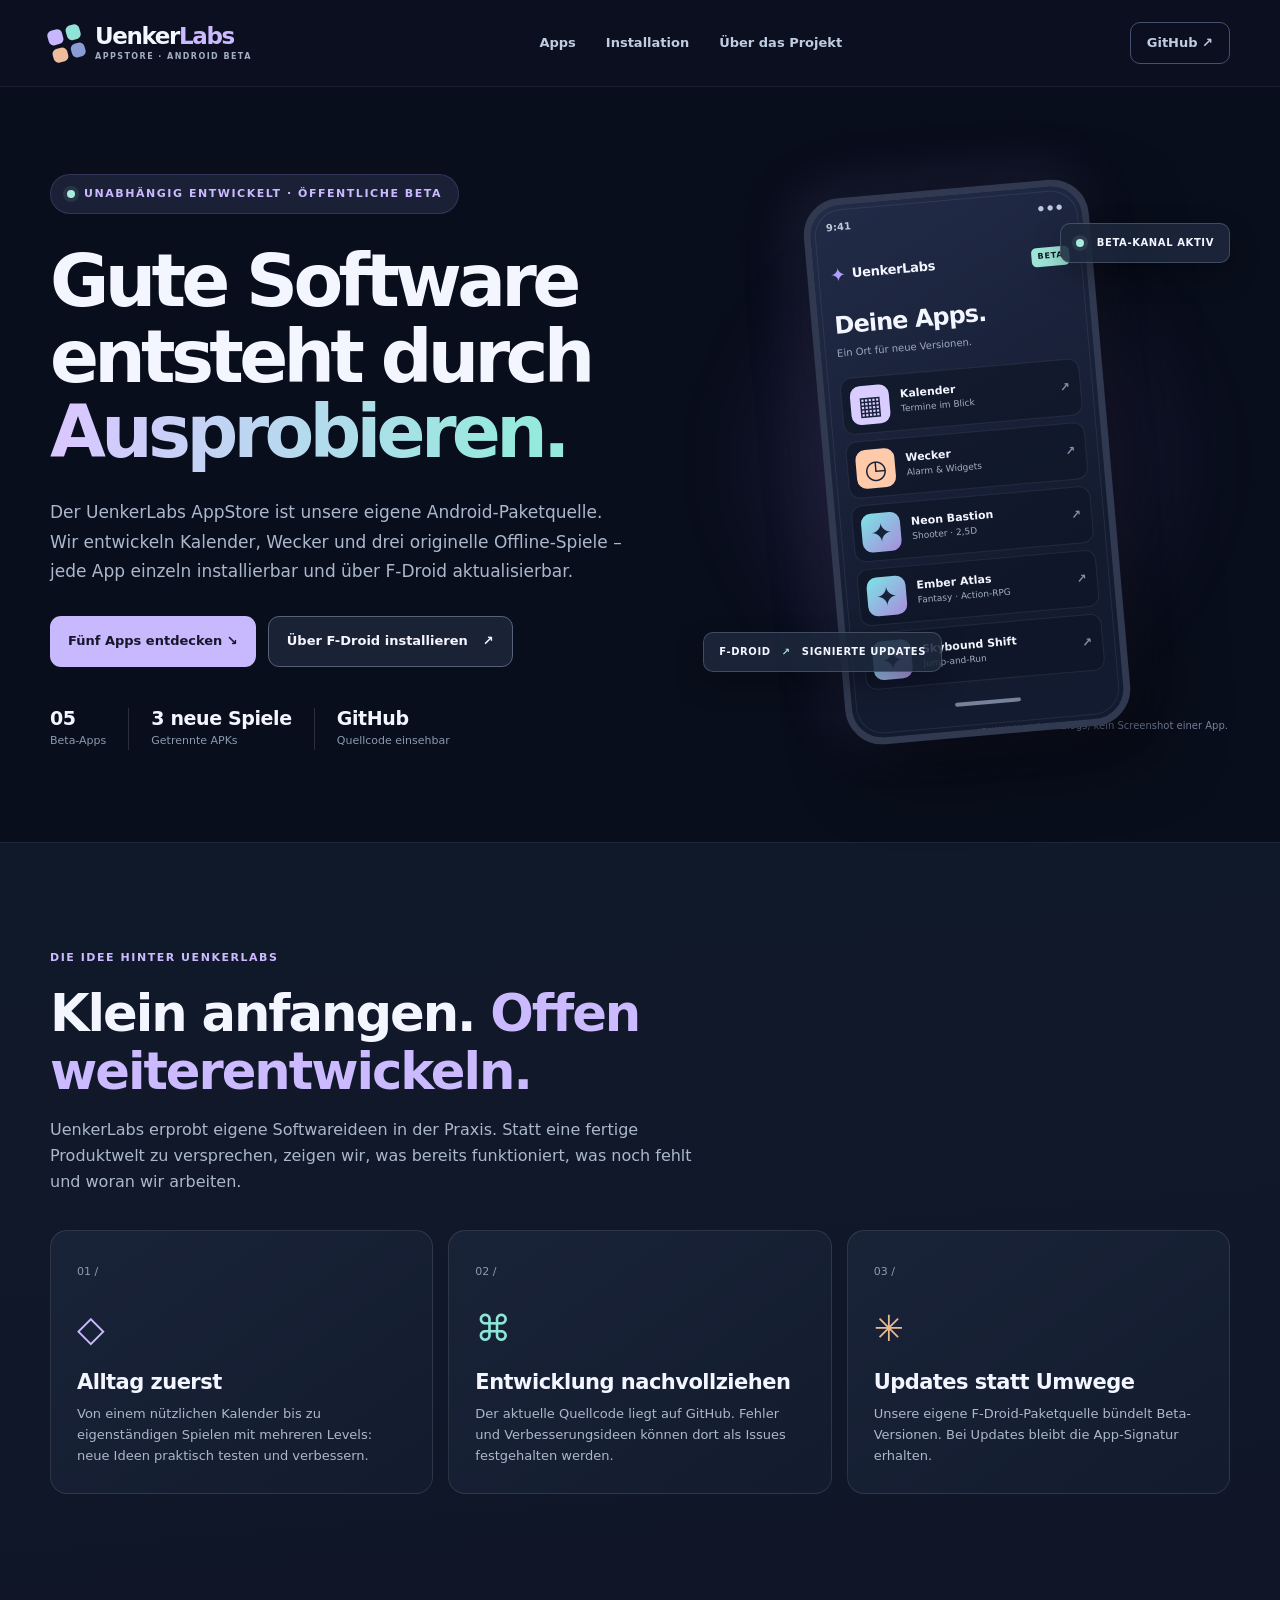
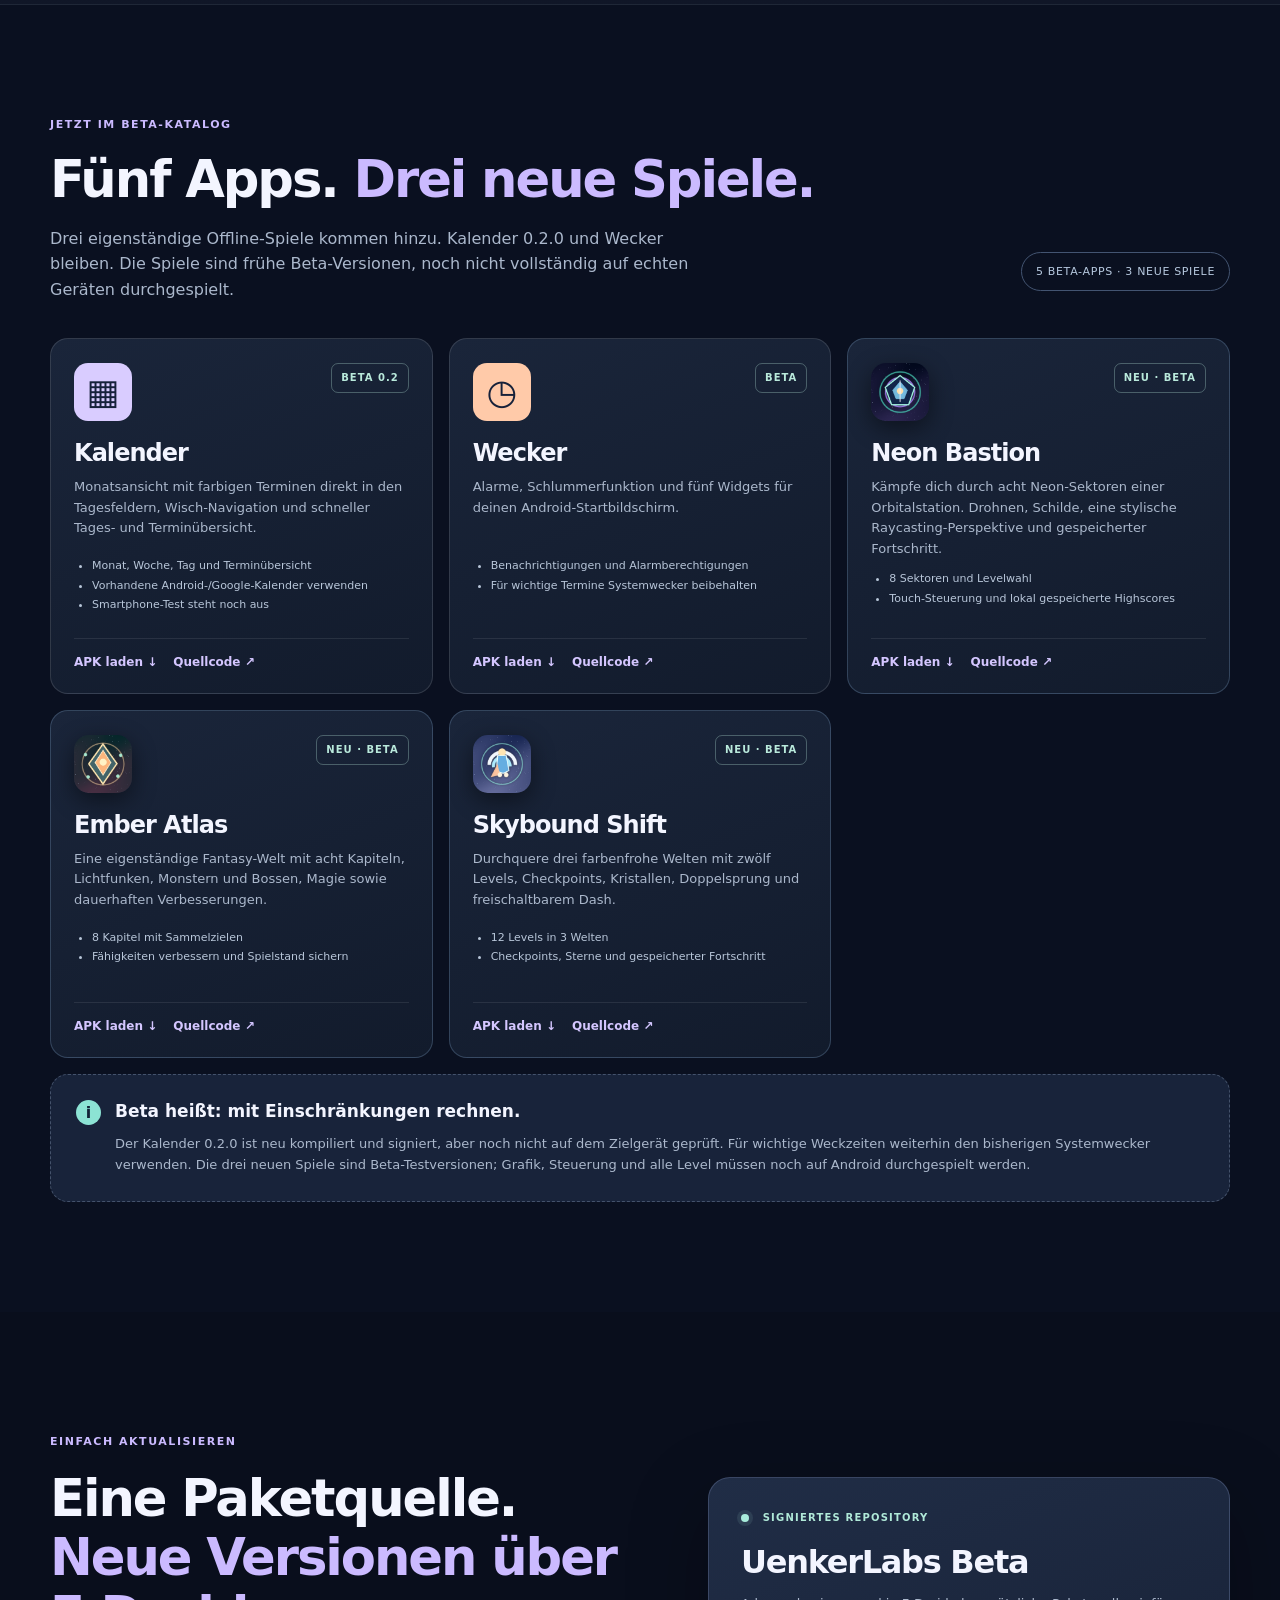
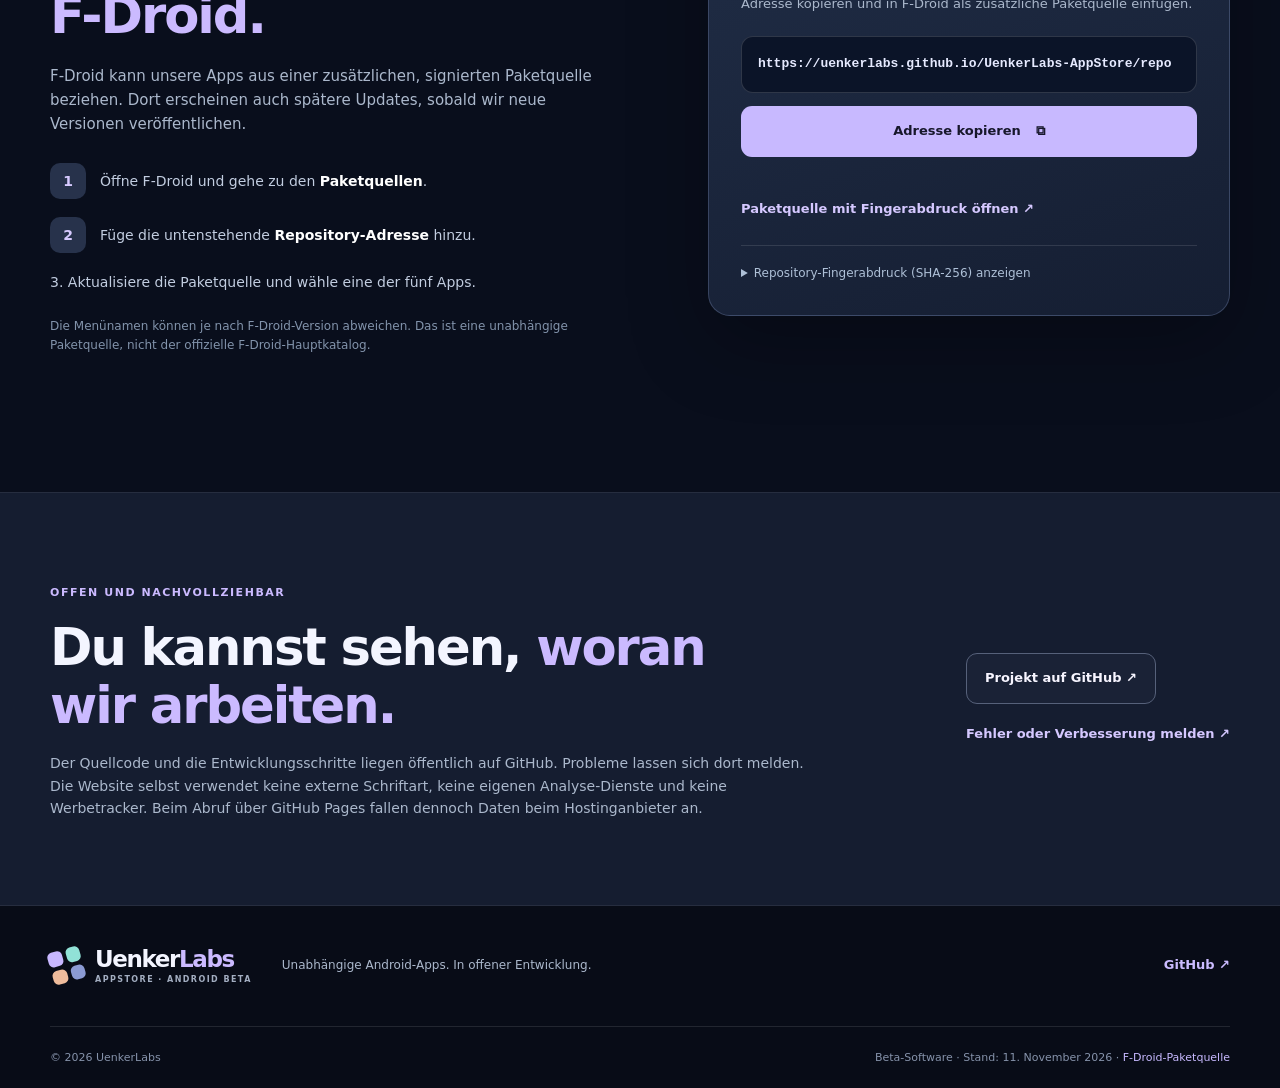
<file: index.html>
<!DOCTYPE html>

<html lang="de">
<head>
<meta charset="utf-8"/>
<meta content="width=device-width, initial-scale=1" name="viewport"/>
<meta content="#0a1020" name="theme-color"/>
<meta content="UenkerLabs AppStore: signierte Android-Beta-Apps – Kalender, Wecker, Neon Bastion, Ember Atlas und Skybound Shift. Getrennte APKs und Updates über F-Droid." name="description"/>
<meta content="website" property="og:type"/>
<meta content="UenkerLabs AppStore – Android-Apps gemeinsam weiterentwickeln" property="og:title"/>
<meta content="UenkerLabs AppStore: signierte Android-Beta-Apps – Kalender, Wecker, Neon Bastion, Ember Atlas und Skybound Shift. Getrennte APKs und Updates über F-Droid." property="og:description"/>
<meta content="UenkerLabs AppStore" property="og:site_name"/>
<meta content="de_DE" property="og:locale"/>
<meta content="https://uenkerlabs.github.io/UenkerLabs-AppStore/" property="og:url"/>
<link href="https://uenkerlabs.github.io/UenkerLabs-AppStore/" rel="canonical"/>
<link href="favicon.svg" rel="icon" type="image/svg+xml"/>
<link href="assets/style.css" rel="stylesheet"/>
<script defer="" src="assets/main.js"></script>
<title>UenkerLabs AppStore – Android-Apps in offener Entwicklung</title>
</head>
<body id="top">
<a class="skip-link" href="#main">Zum Inhalt springen</a>
<header class="site-header">
<div class="container header-inner">
<a aria-label="UenkerLabs AppStore – Startseite" class="brand" href="#top">
<span aria-hidden="true" class="brand-symbol"><i></i><i></i><i></i><i></i></span>
<span class="brand-copy">Uenker<span>Labs</span><small>APPSTORE · ANDROID BETA</small></span>
</a>
<nav aria-label="Hauptnavigation" class="primary-nav">
<a href="#apps">Apps</a><a href="#installation">Installation</a><a href="#ueber-uns">Über das Projekt</a>
</nav>
<a class="nav-github" href="https://github.com/UenkerLabs/UenkerLabs-AppStore" rel="noopener noreferrer" target="_blank">GitHub <span aria-hidden="true">↗</span></a>
</div>
</header>
<main id="main">
<section aria-labelledby="hero-title" class="hero container">
<div class="hero-copy">
<p class="eyebrow"><span aria-hidden="true" class="status-dot"></span> UNABHÄNGIG ENTWICKELT · ÖFFENTLICHE BETA</p>
<h1 id="hero-title">Gute Software<br/>entsteht durch <em>Ausprobieren.</em></h1>
<p class="hero-lead">Der UenkerLabs AppStore ist unsere eigene Android-Paketquelle. Wir entwickeln Kalender, Wecker und drei originelle Offline-Spiele – jede App einzeln installierbar und über F-Droid aktualisierbar.</p>
<div class="hero-actions">
<a class="button button-primary" href="#apps">Fünf Apps entdecken ↘</a>
<a class="button button-outline" href="#installation">Über F-Droid installieren <span aria-hidden="true">↗</span></a>
</div>
<div aria-label="Entwicklungsstand" class="hero-metrics">
<span><strong>05</strong><small>Beta-Apps</small></span>
<span><strong>3 neue Spiele</strong><small>Getrennte APKs</small></span>
<span><strong>GitHub</strong><small>Quellcode einsehbar</small></span>
</div>
</div>
<div aria-label="Schematische Darstellung des UenkerLabs-App-Katalogs" class="hero-visual">
<div aria-hidden="true" class="visual-glow"></div>
<div class="float-label float-top"><span class="pulse"></span> BETA-KANAL AKTIV</div>
<div class="phone-preview">
<div class="phone-top"><span>9:41</span><span aria-hidden="true" class="phone-status">●●●</span></div>
<div class="phone-brand"><span aria-hidden="true" class="phone-chip">✦</span> UenkerLabs <span class="beta-label">BETA</span></div>
<div class="phone-heading">Deine Apps.<small>Ein Ort für neue Versionen.</small></div>
<div class="preview-list">
<div><span aria-hidden="true" class="preview-icon i-calendar">▦</span><span><strong>Kalender</strong><small>Termine im Blick</small></span><b aria-hidden="true">↗</b></div>
<div><span aria-hidden="true" class="preview-icon i-alarm">◷</span><span><strong>Wecker</strong><small>Alarm &amp; Widgets</small></span><b aria-hidden="true">↗</b></div>

<div><span aria-hidden="true" class="preview-icon game-mini">✦</span><span><strong>Neon Bastion</strong><small>Shooter · 2,5D</small></span><b aria-hidden="true">↗</b></div><div><span aria-hidden="true" class="preview-icon game-mini">✦</span><span><strong>Ember Atlas</strong><small>Fantasy · Action-RPG</small></span><b aria-hidden="true">↗</b></div><div><span aria-hidden="true" class="preview-icon game-mini">✦</span><span><strong>Skybound Shift</strong><small>Jump-and-Run</small></span><b aria-hidden="true">↗</b></div></div>
<div aria-hidden="true" class="phone-bottom"></div>
</div>
<div class="float-label float-bottom">F-DROID <span aria-hidden="true">↗</span> SIGNIERTE UPDATES</div>
<p class="visual-caption">Illustration des Katalogs, kein Screenshot einer App.</p>
</div>
</section>
<section aria-labelledby="value-title" class="value-band" id="ueber-uns">
<div class="container">
<div class="section-head narrow"><span class="kicker">DIE IDEE HINTER UENKERLABS</span><h2 id="value-title">Klein anfangen. <span>Offen weiterentwickeln.</span></h2><p>UenkerLabs erprobt eigene Softwareideen in der Praxis. Statt eine fertige Produktwelt zu versprechen, zeigen wir, was bereits funktioniert, was noch fehlt und woran wir arbeiten.</p></div>
<div class="principle-grid">
<article><span class="principle-num">01 /</span><div aria-hidden="true" class="principle-icon">◇</div><h3>Alltag zuerst</h3><p>Von einem nützlichen Kalender bis zu eigenständigen Spielen mit mehreren Levels: neue Ideen praktisch testen und verbessern.</p></article>
<article><span class="principle-num">02 /</span><div aria-hidden="true" class="principle-icon teal">⌘</div><h3>Entwicklung nachvollziehen</h3><p>Der aktuelle Quellcode liegt auf GitHub. Fehler und Verbesserungsideen können dort als Issues festgehalten werden.</p></article>
<article><span class="principle-num">03 /</span><div aria-hidden="true" class="principle-icon amber">✳</div><h3>Updates statt Umwege</h3><p>Unsere eigene F-Droid-Paketquelle bündelt Beta-Versionen. Bei Updates bleibt die App-Signatur erhalten.</p></article>
</div>
</div>
</section>
<section aria-labelledby="apps-title" class="catalog" id="apps">
<div class="container">
<div class="section-head catalog-title"><div><span class="kicker">JETZT IM BETA-KATALOG</span><h2 id="apps-title">Fünf Apps. <span>Drei neue Spiele.</span></h2><p>Drei eigenständige Offline-Spiele kommen hinzu. Kalender 0.2.0 und Wecker bleiben. Die Spiele sind frühe Beta-Versionen, noch nicht vollständig auf echten Geräten durchgespielt.</p></div><span class="catalog-tag"> 5 BETA-APPS · 3 NEUE SPIELE</span></div>
<div class="app-cards">
<article class="app-card">
<div class="card-top"><span aria-hidden="true" class="app-icon calendar-icon">▦</span><span class="card-status">BETA 0.2</span></div>
<h3>Kalender</h3><p class="card-intro">Monatsansicht mit farbigen Terminen direkt in den Tagesfeldern, Wisch-Navigation und schneller Tages- und Terminübersicht.</p>
<ul class="card-details"><li>Monat, Woche, Tag und Terminübersicht</li><li>Vorhandene Android-/Google-Kalender verwenden</li><li>Smartphone-Test steht noch aus</li></ul>
<div class="card-links"><a download="" href="repo/UenkerLabs-calendar-beta-0.2.0.apk">APK laden <span aria-hidden="true">↓</span></a><a href="https://github.com/UenkerLabs/UenkerLabs-AppStore/tree/main/android/calendar" rel="noopener noreferrer" target="_blank">Quellcode ↗</a></div>
</article>
<article class="app-card">
<div class="card-top"><span aria-hidden="true" class="app-icon alarm-icon">◷</span><span class="card-status">BETA</span></div>
<h3>Wecker</h3><p class="card-intro">Alarme, Schlummerfunktion und fünf Widgets für deinen Android-Startbildschirm.</p>
<ul class="card-details"><li>Benachrichtigungen und Alarmberechtigungen</li><li>Für wichtige Termine Systemwecker beibehalten</li></ul>
<div class="card-links"><a download="" href="repo/UenkerLabs-alarm-beta-0.1.0.apk">APK laden <span aria-hidden="true">↓</span></a><a href="https://github.com/UenkerLabs/UenkerLabs-AppStore/tree/main/android/alarm" rel="noopener noreferrer" target="_blank">Quellcode ↗</a></div>
</article>

<article class="app-card game-card"><div class="card-top"><img alt="" class="game-icon" height="58" loading="lazy" src="repo/icons/neon.png" width="58"/><span class="card-status">NEU · BETA</span></div><h3>Neon Bastion</h3><p class="card-intro">Kämpfe dich durch acht Neon-Sektoren einer Orbitalstation. Drohnen, Schilde, eine stylische Raycasting-Perspektive und gespeicherter Fortschritt.</p><ul class="card-details"><li>8 Sektoren und Levelwahl</li><li>Touch-Steuerung und lokal gespeicherte Highscores</li></ul><div class="card-links"><a download="" href="repo/UenkerLabs-neon-beta-1.0.0.apk">APK laden ↓</a><a href="https://github.com/UenkerLabs/UenkerLabs-AppStore/tree/main/android/neon" rel="noopener noreferrer" target="_blank">Quellcode ↗</a></div></article><article class="app-card game-card"><div class="card-top"><img alt="" class="game-icon" height="58" loading="lazy" src="repo/icons/ember.png" width="58"/><span class="card-status">NEU · BETA</span></div><h3>Ember Atlas</h3><p class="card-intro">Eine eigenständige Fantasy-Welt mit acht Kapiteln, Lichtfunken, Monstern und Bossen, Magie sowie dauerhaften Verbesserungen.</p><ul class="card-details"><li>8 Kapitel mit Sammelzielen</li><li>Fähigkeiten verbessern und Spielstand sichern</li></ul><div class="card-links"><a download="" href="repo/UenkerLabs-ember-beta-1.0.0.apk">APK laden ↓</a><a href="https://github.com/UenkerLabs/UenkerLabs-AppStore/tree/main/android/ember" rel="noopener noreferrer" target="_blank">Quellcode ↗</a></div></article><article class="app-card game-card"><div class="card-top"><img alt="" class="game-icon" height="58" loading="lazy" src="repo/icons/skybound.png" width="58"/><span class="card-status">NEU · BETA</span></div><h3>Skybound Shift</h3><p class="card-intro">Durchquere drei farbenfrohe Welten mit zwölf Levels, Checkpoints, Kristallen, Doppelsprung und freischaltbarem Dash.</p><ul class="card-details"><li>12 Levels in 3 Welten</li><li>Checkpoints, Sterne und gespeicherter Fortschritt</li></ul><div class="card-links"><a download="" href="repo/UenkerLabs-skybound-beta-1.0.0.apk">APK laden ↓</a><a href="https://github.com/UenkerLabs/UenkerLabs-AppStore/tree/main/android/skybound" rel="noopener noreferrer" target="_blank">Quellcode ↗</a></div></article><div class="catalog-note"><span aria-hidden="true" class="note-symbol">i</span><div><strong>Beta heißt: mit Einschränkungen rechnen.</strong><p>Der Kalender 0.2.0 ist neu kompiliert und signiert, aber noch nicht auf dem Zielgerät geprüft. Für wichtige Weckzeiten weiterhin den bisherigen Systemwecker verwenden. Die drei neuen Spiele sind Beta-Testversionen; Grafik, Steuerung und alle Level müssen noch auf Android durchgespielt werden.</p></div></div>
</div>
</div>
</section>
<section aria-labelledby="install-title" class="install-section container" id="installation">
<div class="install-text"><span class="kicker">EINFACH AKTUALISIEREN</span><h2 id="install-title">Eine Paketquelle.<br/><span>Neue Versionen über F-Droid.</span></h2><p>F-Droid kann unsere Apps aus einer zusätzlichen, signierten Paketquelle beziehen. Dort erscheinen auch spätere Updates, sobald wir neue Versionen veröffentlichen.</p>
<ol class="steps"><li><span>1</span><div>Öffne F-Droid und gehe zu den <strong>Paketquellen</strong>.</div></li><li><span>2</span><div>Füge die untenstehende <strong>Repository-Adresse</strong> hinzu.</div></li><li>3. Aktualisiere die Paketquelle und wähle eine der fünf Apps.</li></ol>
<p class="small-disclaimer">Die Menünamen können je nach F-Droid-Version abweichen. Das ist eine unabhängige Paketquelle, nicht der offizielle F-Droid-Hauptkatalog.</p>
</div>
<div class="install-panel"><div class="panel-kicker"><span aria-hidden="true" class="status-dot"></span> SIGNIERTES REPOSITORY</div><h3>UenkerLabs Beta</h3><p>Adresse kopieren und in F-Droid als zusätzliche Paketquelle einfügen.</p>
<div class="repo-url" id="repo-url">https://uenkerlabs.github.io/UenkerLabs-AppStore/repo</div>
<button class="button button-primary copy-button" data-copy="https://uenkerlabs.github.io/UenkerLabs-AppStore/repo" id="copy-repo" type="button">Adresse kopieren <span aria-hidden="true">⧉</span></button>
<p aria-live="polite" class="copy-feedback" id="copy-feedback"></p>
<a class="panel-link" href="https://fdroid.link/#https://uenkerlabs.github.io/UenkerLabs-AppStore/repo?fingerprint=1A25F39551B1615980705043AD003D9F3258A8E96E91539DDB0D89ABFCD3B0F8">Paketquelle mit Fingerabdruck öffnen ↗</a>
<details class="fingerprint"><summary>Repository-Fingerabdruck (SHA-256) anzeigen</summary><code>1A25F39551B1615980705043AD003D9F3258A8E96E91539DDB0D89ABFCD3B0F8</code></details>
</div>
</section>
<section aria-labelledby="transparency-title" class="transparency" id="transparenz"><div class="container transparency-inner"><div><span class="kicker">OFFEN UND NACHVOLLZIEHBAR</span><h2 id="transparency-title">Du kannst sehen, <span>woran wir arbeiten.</span></h2><p>Der Quellcode und die Entwicklungsschritte liegen öffentlich auf GitHub. Probleme lassen sich dort melden. Die Website selbst verwendet keine externe Schriftart, keine eigenen Analyse-Dienste und keine Werbetracker. Beim Abruf über GitHub Pages fallen dennoch Daten beim Hostinganbieter an.</p></div><div class="transparency-actions"><a class="button button-outline" href="https://github.com/UenkerLabs/UenkerLabs-AppStore" rel="noopener noreferrer" target="_blank">Projekt auf GitHub ↗</a><a class="text-link" href="https://github.com/UenkerLabs/UenkerLabs-AppStore/issues" rel="noopener noreferrer" target="_blank">Fehler oder Verbesserung melden ↗</a></div></div></section>
</main>
<footer class="footer"><div class="container footer-top"><a class="brand" href="#top"><span aria-hidden="true" class="brand-symbol"><i></i><i></i><i></i><i></i></span><span class="brand-copy">Uenker<span>Labs</span><small>APPSTORE · ANDROID BETA</small></span></a><p>Unabhängige Android-Apps. In offener Entwicklung.</p><a href="https://github.com/UenkerLabs/UenkerLabs-AppStore" rel="noopener noreferrer" target="_blank">GitHub ↗</a></div><div class="container footer-bottom"><span>© <span id="year">2026</span> UenkerLabs</span><span>Beta-Software · Stand: 11. November 2026 · <a href="repo/">F-Droid-Paketquelle</a></span></div></footer>
</body>
</html>
</file>
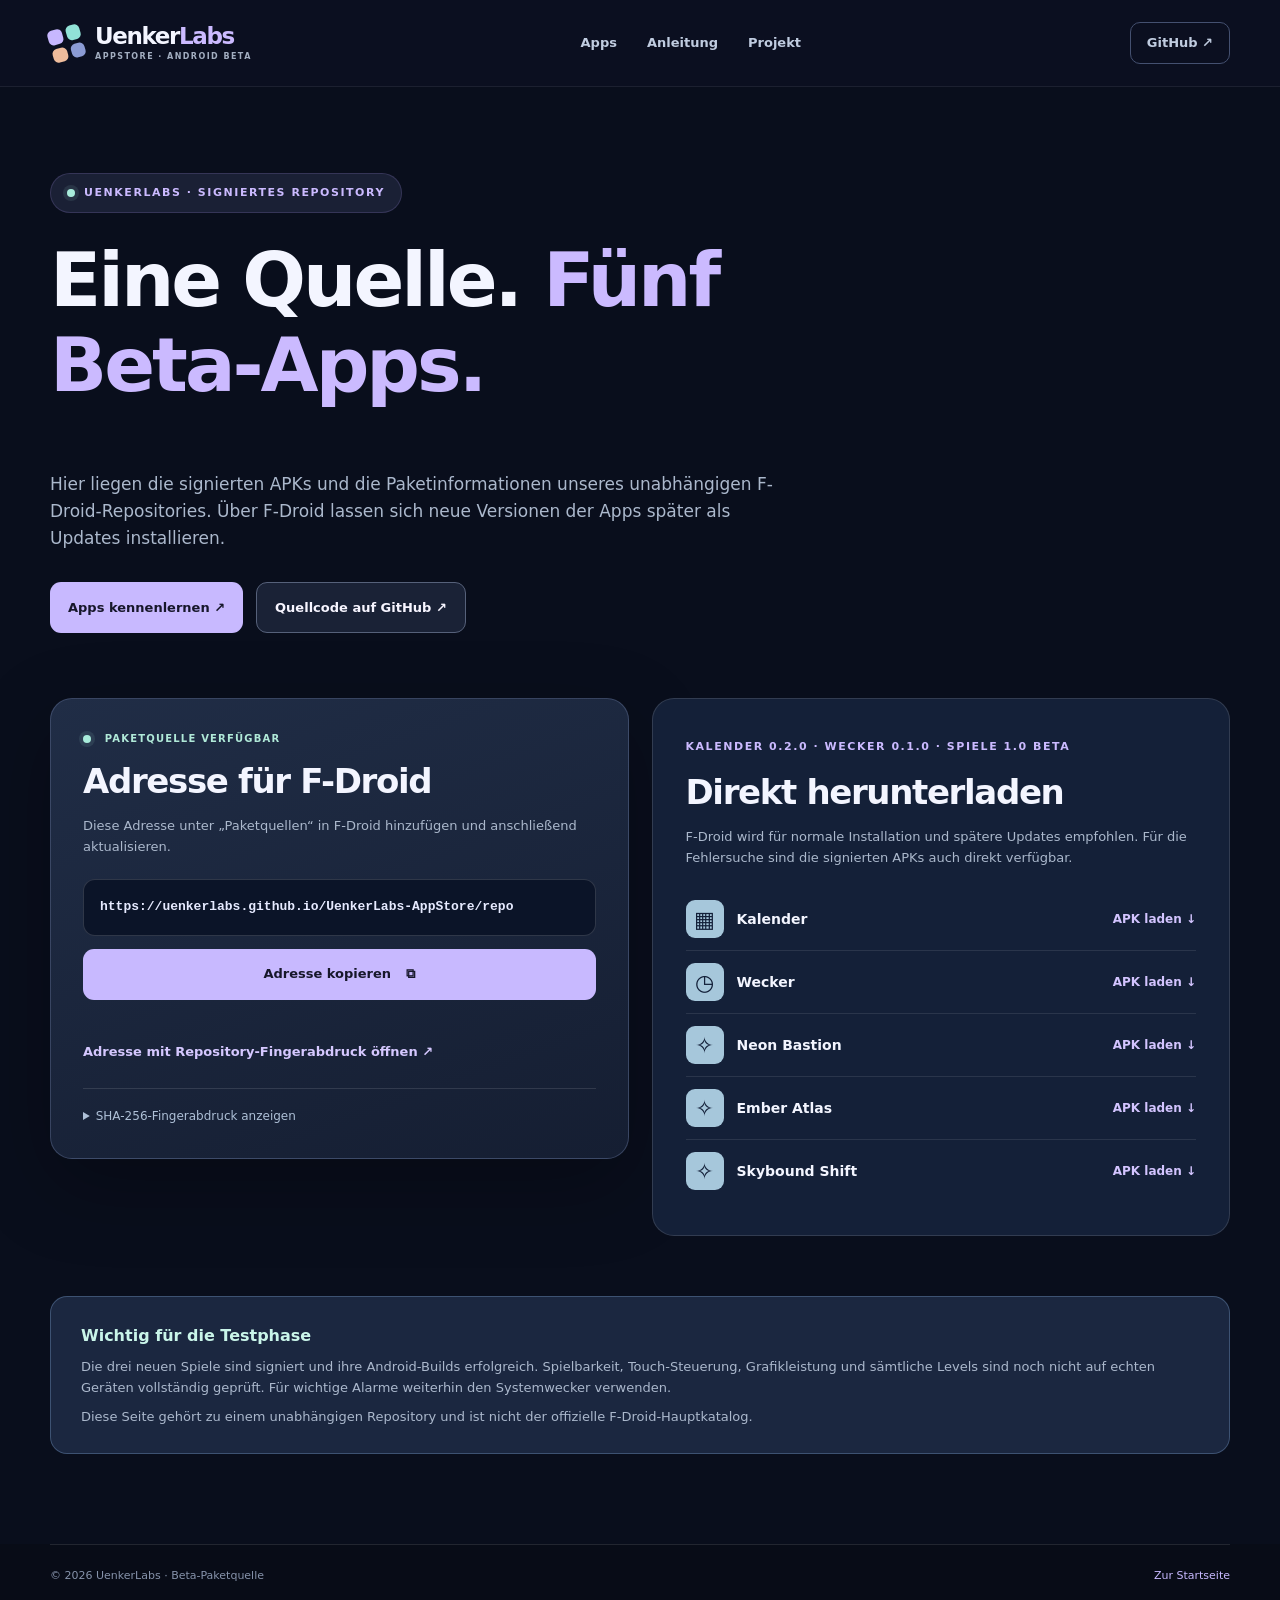
<file: repo/index.html>
<!DOCTYPE html>

<html lang="de">
<head>
<meta charset="utf-8"/><meta content="width=device-width, initial-scale=1" name="viewport"/>
<meta content="#0a1020" name="theme-color"/>
<meta content="UenkerLabs AppStore: signierte Android-Beta-Apps – Kalender, Wecker, Neon Bastion, Ember Atlas und Skybound Shift. Getrennte APKs und Updates über F-Droid." name="description"/>
<title>UenkerLabs Beta-Paketquelle – F-Droid</title>
<link href="https://uenkerlabs.github.io/UenkerLabs-AppStore/repo/" rel="canonical"/>
<link href="../favicon.svg" rel="icon" type="image/svg+xml"/>
<link href="../assets/style.css" rel="stylesheet"/>
<script defer="" src="../assets/main.js"></script>
</head>
<body id="top">
<a class="skip-link" href="#main">Zum Inhalt springen</a>
<header class="site-header"><div class="container header-inner">
<a aria-label="Zur UenkerLabs AppStore Startseite" class="brand" href="../"><span aria-hidden="true" class="brand-symbol"><i></i><i></i><i></i><i></i></span><span class="brand-copy">Uenker<span>Labs</span><small>APPSTORE · ANDROID BETA</small></span></a>
<nav aria-label="Hauptnavigation" class="primary-nav"><a href="../#apps">Apps</a><a href="../#installation">Anleitung</a><a href="../#ueber-uns">Projekt</a></nav>
<a class="nav-github" href="https://github.com/UenkerLabs/UenkerLabs-AppStore" rel="noopener noreferrer" target="_blank">GitHub ↗</a>
</div></header>
<main id="main">
<section class="subhero container"><p class="eyebrow"><span aria-hidden="true" class="status-dot"></span> UENKERLABS · SIGNIERTES REPOSITORY</p><h1>Eine Quelle. <em>Fünf Beta-Apps.</em></h1><p>Hier liegen die signierten APKs und die Paketinformationen unseres unabhängigen F-Droid-Repositories. Über F-Droid lassen sich neue Versionen der Apps später als Updates installieren.</p><div class="subhero-buttons"><a class="button button-primary" href="../#apps">Apps kennenlernen ↗</a><a class="button button-outline" href="https://github.com/UenkerLabs/UenkerLabs-AppStore" rel="noopener noreferrer" target="_blank">Quellcode auf GitHub ↗</a></div></section>
<section class="repo-content container"><div class="install-panel"><div class="panel-kicker"><span aria-hidden="true" class="status-dot"></span> PAKETQUELLE VERFÜGBAR</div><h2>Adresse für F-Droid</h2><p>Diese Adresse unter „Paketquellen“ in F-Droid hinzufügen und anschließend aktualisieren.</p><div class="repo-url" id="repo-url">https://uenkerlabs.github.io/UenkerLabs-AppStore/repo</div><button class="button button-primary copy-button" data-copy="https://uenkerlabs.github.io/UenkerLabs-AppStore/repo" id="copy-repo" type="button">Adresse kopieren <span aria-hidden="true">⧉</span></button><p aria-live="polite" class="copy-feedback" id="copy-feedback"></p><a class="panel-link" href="https://fdroid.link/#https://uenkerlabs.github.io/UenkerLabs-AppStore/repo?fingerprint=1A25F39551B1615980705043AD003D9F3258A8E96E91539DDB0D89ABFCD3B0F8">Adresse mit Repository-Fingerabdruck öffnen ↗</a><details class="fingerprint"><summary>SHA-256-Fingerabdruck anzeigen</summary><code>1A25F39551B1615980705043AD003D9F3258A8E96E91539DDB0D89ABFCD3B0F8</code></details></div><div class="repo-files"><span class="kicker">KALENDER 0.2.0 · WECKER 0.1.0 · SPIELE 1.0 BETA</span><h2>Direkt herunterladen</h2><p>F-Droid wird für normale Installation und spätere Updates empfohlen. Für die Fehlersuche sind die signierten APKs auch direkt verfügbar.</p><ul class="repo-downloads"><li><span>▦</span><strong>Kalender</strong><a download="" href="UenkerLabs-calendar-beta-0.2.0.apk">APK laden ↓</a></li><li><span>◷</span><strong>Wecker</strong><a download="" href="UenkerLabs-alarm-beta-0.1.0.apk">APK laden ↓</a></li><li><span>✧</span><strong>Neon Bastion</strong><a download="" href="UenkerLabs-neon-beta-1.0.0.apk">APK laden ↓</a></li><li><span>✧</span><strong>Ember Atlas</strong><a download="" href="UenkerLabs-ember-beta-1.0.0.apk">APK laden ↓</a></li><li><span>✧</span><strong>Skybound Shift</strong><a download="" href="UenkerLabs-skybound-beta-1.0.0.apk">APK laden ↓</a></li></ul></div></section>
<section class="repo-warning container"><strong>Wichtig für die Testphase</strong><p>Die drei neuen Spiele sind signiert und ihre Android-Builds erfolgreich. Spielbarkeit, Touch-Steuerung, Grafikleistung und sämtliche Levels sind noch nicht auf echten Geräten vollständig geprüft. Für wichtige Alarme weiterhin den Systemwecker verwenden.</p><p>Diese Seite gehört zu einem unabhängigen Repository und ist nicht der offizielle F-Droid-Hauptkatalog.</p></section>
</main>
<footer class="footer"><div class="container footer-bottom"><span>© <span id="year">2026</span> UenkerLabs · Beta-Paketquelle</span><a href="../">Zur Startseite</a></div></footer>
</body>
</html>
</file>
<file: assets/style.css>
:root{color-scheme:dark;--bg:#090e1c;--surface:#131c2e;--text:#f3f5ff;--muted:#abb8cc;--violet:#cbbaff;--mint:#a8ecdb;--line:#ffffff20;--max:1180px}
*{box-sizing:border-box}html{scroll-behavior:smooth}body{margin:0;background:var(--bg);color:var(--text);font-family:Inter,ui-sans-serif,system-ui,-apple-system,"Segoe UI",sans-serif;line-height:1.6;overflow-x:hidden}a{color:inherit;text-decoration:none}a:focus-visible,button:focus-visible,summary:focus-visible{outline:3px solid var(--mint);outline-offset:4px}button{font:inherit}.container{max-width:var(--max);width:calc(100% - 64px);margin-inline:auto}.skip-link{position:absolute;top:-100px;left:15px;padding:12px 18px;background:#fff;color:#111;z-index:100}.skip-link:focus{top:12px}h1,h2,h3,p{margin-top:0}p{color:var(--muted)}h1,h2,h3{line-height:1.14;letter-spacing:-.04em}h2{font-size:clamp(32px,4vw,52px)}h2 span{color:var(--violet)}.kicker,.eyebrow{font-size:11px;font-weight:750;letter-spacing:.14em;color:var(--violet)}.status-dot,.pulse{display:inline-block;width:8px;height:8px;border-radius:50%;background:var(--mint);box-shadow:0 0 0 4px #a8ecdb19;vertical-align:middle;margin-right:9px}.site-header{position:relative;z-index:3;background:#0b1020e8;border-bottom:1px solid #ffffff12}.header-inner{min-height:86px;display:flex;gap:26px;align-items:center;justify-content:space-between}.brand{display:inline-flex;align-items:center;gap:12px;flex-shrink:0}.brand-symbol{width:33px;height:33px;display:grid;grid-template-columns:1fr 1fr;gap:4px;transform:rotate(-16deg)}.brand-symbol i{display:block;background:#c7b7ff;border-radius:5px}.brand-symbol i:nth-child(2){background:#91e2d7}.brand-symbol i:nth-child(3){background:#efbc9c}.brand-symbol i:nth-child(4){background:#8b9bd4}.brand-copy{font-size:23px;font-weight:800;letter-spacing:-.06em;line-height:1.06}.brand-copy>span{color:var(--violet)}.brand-copy small{display:block;font-size:8px;letter-spacing:.18em;color:#a3aec1;padding-top:5px}.primary-nav{display:flex;align-items:center;gap:30px}.primary-nav a,.nav-github{font-size:13px;font-weight:650;color:#c0cce0}.primary-nav a:hover,.nav-github:hover,.text-link:hover{color:#fff}.nav-github{border:1px solid #445070;padding:10px 16px;border-radius:10px;white-space:nowrap}.hero{display:grid;grid-template-columns:1.08fr .92fr;align-items:center;gap:35px;min-height:704px;padding-block:85px 90px}.hero-copy{position:relative;z-index:1}.eyebrow{display:inline-flex;align-items:center;background:#1a2035;border:1px solid #5e568b66;border-radius:40px;padding:10px 16px;margin-bottom:30px}.hero h1{font-size:clamp(47px,5.65vw,78px);max-width:670px;letter-spacing:-.065em;line-height:1.05;margin-bottom:27px}.hero h1 em{font-style:normal;background:linear-gradient(95deg,#d8c8ff 5%,#95eadd 90%);background-clip:text;-webkit-background-clip:text;color:transparent}.hero-lead{max-width:572px;font-size:17px;line-height:1.73;margin-bottom:29px}.hero-actions{display:flex;gap:12px;flex-wrap:wrap}.button{display:inline-flex;align-items:center;justify-content:center;gap:15px;border:0;border-radius:11px;min-height:51px;padding:14px 18px;font-size:13px;font-weight:750;transition:transform .18s ease,background .18s ease;cursor:pointer;text-align:center}.button:hover{transform:translateY(-2px)}.button-primary{color:#17172b;background:#c8b9ff}.button-primary:hover{background:#ded5ff}.button-outline{color:#f7f5ff;background:#1a2236;border:1px solid #56617a}.button-outline:hover{background:#26334b}.hero-metrics{display:flex;gap:0;margin-top:41px}.hero-metrics>span{display:flex;flex-direction:column;gap:3px;padding:0 22px;border-right:1px solid #ffffff24}.hero-metrics>span:first-child{padding-left:0}.hero-metrics>span:last-child{border:0}.hero-metrics strong{font-size:19px;line-height:1.15;letter-spacing:-.02em}.hero-metrics small{font-size:11px;color:#8b9aaf}.hero-visual{height:580px;position:relative;display:grid;place-items:center}.visual-glow{position:absolute;inset:30px 0;background:radial-gradient(ellipse at center,#7761cc45,transparent 67%);filter:blur(32px)}.phone-preview{z-index:1;position:relative;width:286px;background:linear-gradient(154deg,#222b47,#131b30 72%);border:7px solid #30394f;border-radius:37px;padding:14px 16px 24px;box-shadow:20px 28px 70px #0008,-8px -8px 60px #9882df25;transform:rotate(-5deg)}.phone-preview:after{content:"";position:absolute;inset:4px;border-radius:27px;border:1px solid #ffffff13;pointer-events:none}.phone-top{display:flex;justify-content:space-between;align-items:center;font-size:10px;font-weight:700;color:#bec7d9;margin-bottom:24px}.phone-status{letter-spacing:3px;font-size:7px}.phone-brand{display:flex;align-items:center;gap:6px;font-size:13px;font-weight:800;letter-spacing:-.02em}.phone-chip{color:#af9dff;font-size:19px}.beta-label{font-size:8px;color:#121824;padding:3px 6px;border-radius:5px;background:#9de6d8;letter-spacing:.1em;margin-left:auto}.phone-heading{font-size:24px;font-weight:750;letter-spacing:-.04em;margin:17px 0}.phone-heading small{font-size:10px;display:block;color:#9caabd;font-weight:500;letter-spacing:0}.preview-list{display:grid;gap:7px}.preview-list>div{display:grid;grid-template-columns:40px 1fr 12px;gap:10px;align-items:center;padding:8px;border:1px solid #ffffff14;border-radius:11px;background:#0e152599}.preview-icon,.app-icon{display:grid;place-items:center;color:#16213a;font-weight:750}.preview-icon{width:39px;height:39px;border-radius:10px;font-size:26px}.i-calendar,.calendar-icon{background:#d9ccff}.i-messages,.messages-icon{background:#a2e9d9}.i-phone,.phone-icon{background:#a6bbea}.i-alarm,.alarm-icon{background:#ffcaa9}.i-arcade,.arcade-icon{background:#ffe4a5}.preview-list strong{font-size:11px;display:block;line-height:1.2}.preview-list small{display:block;font-size:9px;color:#a1aec1}.preview-list b{font-size:12px;color:#8091ae}.phone-bottom{height:4px;width:66px;border-radius:10px;background:#76819a;margin:20px auto 0}.float-label{position:absolute;z-index:2;background:#1d283ddd;border:1px solid #75829a6b;padding:11px 15px;border-radius:10px;font-size:10px;font-weight:800;letter-spacing:.06em;box-shadow:0 12px 28px #0004}.float-top{top:51px;right:0}.float-bottom{bottom:80px;left:0}.float-bottom span{color:#a7e5d6;margin-inline:7px}.visual-caption{position:absolute;right:2px;bottom:8px;font-size:10px;color:#77859c;text-align:right}.value-band{border-block:1px solid #ffffff10;background:linear-gradient(175deg,#10192a,#101627);padding-block:100px 110px}.section-head{margin-bottom:36px}.section-head.narrow{max-width:740px}.section-head h2{margin:15px 0 17px}.section-head p{max-width:660px;font-size:16px}.principle-grid{display:grid;grid-template-columns:repeat(3,1fr);gap:15px}.principle-grid article{border:1px solid #ffffff1a;border-radius:17px;background:linear-gradient(145deg,#192338,#131c2e);padding:26px;min-height:250px}.principle-num{font-size:11px;color:#8b9bb5}.principle-icon{font-size:36px;color:var(--violet);margin:17px 0 14px}.principle-icon.teal{color:#8ce6d7}.principle-icon.amber{color:#e8bb94}.principle-grid h3{font-size:21px;letter-spacing:-.025em;margin-bottom:9px}.principle-grid p{font-size:13px;margin:0}.catalog{padding:105px 0 110px;background:#0a1020}.catalog-title{display:flex;justify-content:space-between;align-items:end;gap:25px}.catalog-title p{margin-bottom:0}.catalog-tag{border:1px solid #435471;color:#b7c9df;border-radius:99px;font-size:11px;letter-spacing:.06em;padding:10px 14px;white-space:nowrap;margin-bottom:11px}.app-cards{display:grid;grid-template-columns:repeat(3,minmax(0,1fr));gap:16px;align-items:stretch}.app-card{display:flex;flex-direction:column;padding:24px 23px 21px;background:linear-gradient(158deg,#1a253a,#121b2c);border:1px solid #ffffff20;border-radius:18px;min-height:348px;transition:border .2s,transform .2s}.app-card:hover{border-color:#9e95d885;transform:translateY(-3px)}.card-top{display:flex;justify-content:space-between;align-items:start}.app-icon{width:58px;height:58px;border-radius:14px;font-size:35px}.card-status{font-size:10px;font-weight:800;letter-spacing:.1em;color:#b9e9db;border:1px solid #b9e9db50;border-radius:7px;padding:6px 9px}.app-card h3{font-size:24px;margin:19px 0 9px}.card-intro{font-size:13px;min-height:70px;margin-bottom:9px}.card-details{padding-left:18px;margin:0 0 23px;color:#b8c6d9;font-size:11px;line-height:1.8}.card-links{display:flex;gap:16px;margin-top:auto;flex-wrap:wrap;padding-top:14px;border-top:1px solid #ffffff16}.card-links a{font-size:12px;font-weight:800;color:#d4c6ff}.card-links a:hover{text-decoration:underline}.catalog-note{grid-column:span 1;background:#18233a;border:1px dashed #71829c80;border-radius:18px;padding:25px;display:flex;gap:14px;align-items:flex-start}.note-symbol{width:25px;height:25px;background:#8ce3d4;color:#122438;display:grid;place-items:center;border-radius:50%;font-size:16px;font-weight:900;flex-shrink:0}.catalog-note strong{display:block;font-size:17px;line-height:1.4;margin-bottom:10px}.catalog-note p{font-size:13px;margin:0}.install-section{display:grid;grid-template-columns:1fr .9fr;gap:78px;align-items:center;padding-block:115px 125px}.install-text h2{margin:17px 0 20px}.install-text>p{font-size:15px;max-width:570px}.steps{list-style:none;padding:0;margin:27px 0 23px;display:grid;gap:18px}.steps li{display:flex;align-items:center;gap:14px;color:#c2cde0;font-size:14px}.steps li>span{width:36px;height:36px;border-radius:10px;background:#27324b;display:grid;place-items:center;color:#d7caff;font-weight:800;flex-shrink:0}.steps strong{color:#fff}.small-disclaimer{font-size:12px!important;color:#8293ab}.install-panel{background:linear-gradient(160deg,#202d46,#151e32);border:1px solid #61709575;border-radius:22px;padding:32px;box-shadow:0 26px 80px #0004}.panel-kicker{font-size:10px;color:#b0e9d8;letter-spacing:.12em;font-weight:750}.install-panel h3{font-size:32px;margin:18px 0 13px}.install-panel p{font-size:13px}.repo-url{background:#0b1428;padding:16px;margin:21px 0 13px;border:1px solid #ffffff26;border-radius:12px;overflow-wrap:anywhere;color:#e6eaff;font:600 13px/1.75 ui-monospace,SFMono-Regular,Consolas,monospace}.copy-button{width:100%}.copy-feedback{min-height:20px;margin:8px 0 10px;color:#a3ead9;font-size:12px}.panel-link,.text-link{font-size:13px;font-weight:700;color:#d5c8ff}.panel-link:hover{text-decoration:underline}.fingerprint{border-top:1px solid #ffffff1d;margin-top:25px;padding-top:18px}.fingerprint summary{font-size:12px;cursor:pointer;color:#aec0d7}.fingerprint code{display:block;font-size:11px;overflow-wrap:anywhere;color:#9ee7d9;margin-top:12px}.transparency{background:#151d30;border-block:1px solid #ffffff12;padding-block:85px}.transparency-inner{display:flex;align-items:center;justify-content:space-between;gap:60px}.transparency h2{margin:14px 0 18px;max-width:660px}.transparency p{max-width:760px;font-size:14px;margin:0}.transparency-actions{flex-shrink:0;display:flex;flex-direction:column;align-items:flex-start;gap:20px}.footer{background:#080c17}.footer-top{min-height:120px;display:flex;align-items:center;gap:30px}.footer-top p{font-size:12px;margin:0}.footer-top>a:last-child{margin-left:auto;color:#cbbcff;font-size:13px;font-weight:700}.footer-bottom{display:flex;justify-content:space-between;gap:15px;padding-block:22px;border-top:1px solid #ffffff1b;color:#8693ab;font-size:11px}.footer-bottom a{color:#c7b9ff}
@media(max-width:1020px){.hero{grid-template-columns:1fr;min-height:unset;padding-top:72px}.hero-copy{max-width:820px}.hero-visual{height:560px}.catalog-title{display:block}.catalog-tag{display:inline-block;margin-top:20px}.install-section{gap:40px}.primary-nav{gap:18px}}
@media(max-width:760px){.container{width:calc(100% - 38px)}.header-inner{min-height:72px;gap:14px}.brand-copy{font-size:20px}.brand-copy small{font-size:7px}.brand-symbol{width:27px;height:27px}.primary-nav{display:none}.nav-github{font-size:12px;padding:9px 12px}.hero{padding-top:56px;padding-bottom:45px}.hero h1{font-size:clamp(42px,9vw,62px)}.hero-lead{font-size:15px}.hero-metrics>span{padding-inline:14px}.hero-metrics strong{font-size:17px}.hero-metrics small{font-size:10px}.hero-visual{height:530px}.float-top{right:4%}.float-bottom{left:1%}.visual-caption{bottom:0}.value-band,.catalog{padding-block:76px}.principle-grid{grid-template-columns:1fr}.principle-grid article{min-height:unset}.app-cards{grid-template-columns:repeat(2,minmax(0,1fr))}.catalog-note{grid-column:span 2}.install-section{grid-template-columns:1fr;padding-block:80px;gap:32px}.transparency-inner{display:block}.transparency-actions{margin-top:28px}.footer-top{flex-wrap:wrap;gap:17px;padding-block:28px}.footer-top p{flex-basis:100%;order:3}.footer-bottom{flex-direction:column}}
@media(max-width:525px){.hero-actions{flex-direction:column;align-items:stretch}.hero-visual{height:495px}.phone-preview{transform:scale(.88) rotate(-5deg)}.float-label{font-size:9px}.float-top{top:36px;right:-2px}.float-bottom{bottom:39px;left:-4px}.hero-metrics{justify-content:space-between}.hero-metrics>span{padding-inline:11px}.hero-metrics small{max-width:82px}.app-cards{grid-template-columns:1fr}.catalog-note{grid-column:auto}.app-card{min-height:305px}.card-intro{min-height:auto}.install-panel{padding:24px 19px}.footer-top>a:last-child{margin-left:0}}
@media(prefers-reduced-motion:reduce){html{scroll-behavior:auto}*,*:before,*:after{transition:none!important}}
/* Separate F-Droid source landing page shares the same design system. */
.subhero{padding-top:86px;padding-bottom:65px}.subhero .eyebrow{margin-bottom:25px}.subhero h1{font-size:clamp(46px,6vw,75px);max-width:800px}.subhero h1 em{font-style:normal;color:var(--violet)}.subhero>p:not(.eyebrow){max-width:740px;font-size:17px}.subhero-buttons{display:flex;gap:13px;flex-wrap:wrap;margin-top:30px}.repo-content{display:grid;grid-template-columns:1fr 1fr;gap:23px;padding-bottom:60px;align-items:start}.repo-files{background:#142038;border:1px solid #ffffff20;border-radius:22px;padding:33px}.repo-files h2,.install-panel h2{font-size:clamp(26px,3vw,34px);margin:15px 0}.repo-files p{font-size:13px}.repo-downloads{padding:0;margin:20px 0 0;list-style:none}.repo-downloads li{display:flex;align-items:center;gap:13px;padding:12px 0;border-bottom:1px solid #ffffff18}.repo-downloads li:last-child{border-bottom:0}.repo-downloads span{display:grid;place-items:center;font-size:22px;width:38px;height:38px;border-radius:9px;background:#a6c7db;color:#132039}.repo-downloads strong{font-size:14px}.repo-downloads a{font-weight:800;color:#d3c4ff;font-size:12px;margin-left:auto}.repo-downloads a:hover{text-decoration:underline}.repo-warning{background:#1b2740;border:1px solid #6583ab77;border-radius:17px;padding:26px 30px;margin-bottom:90px}.repo-warning strong{color:#c9f5e9}.repo-warning p{font-size:13px;margin:8px 0 0}
@media(max-width:760px){.repo-content{grid-template-columns:1fr}.subhero{padding-top:60px}.subhero>p:not(.eyebrow){font-size:15px}.repo-warning{margin-bottom:60px}.repo-files{padding:25px}}

/* Three active beta apps; explanatory note occupies its own full-width row. */
.app-cards .catalog-note{grid-column:1/-1}

/* 2026-11-11: Three original standalone games use their own local 512px icons. */
.game-icon{width:58px;height:58px;border-radius:15px;object-fit:cover;display:block;box-shadow:0 7px 23px #0007}.game-mini{background:linear-gradient(140deg,#7be4e5,#a98cdb)}.game-card{border-color:#8eb9e040}
</file>
